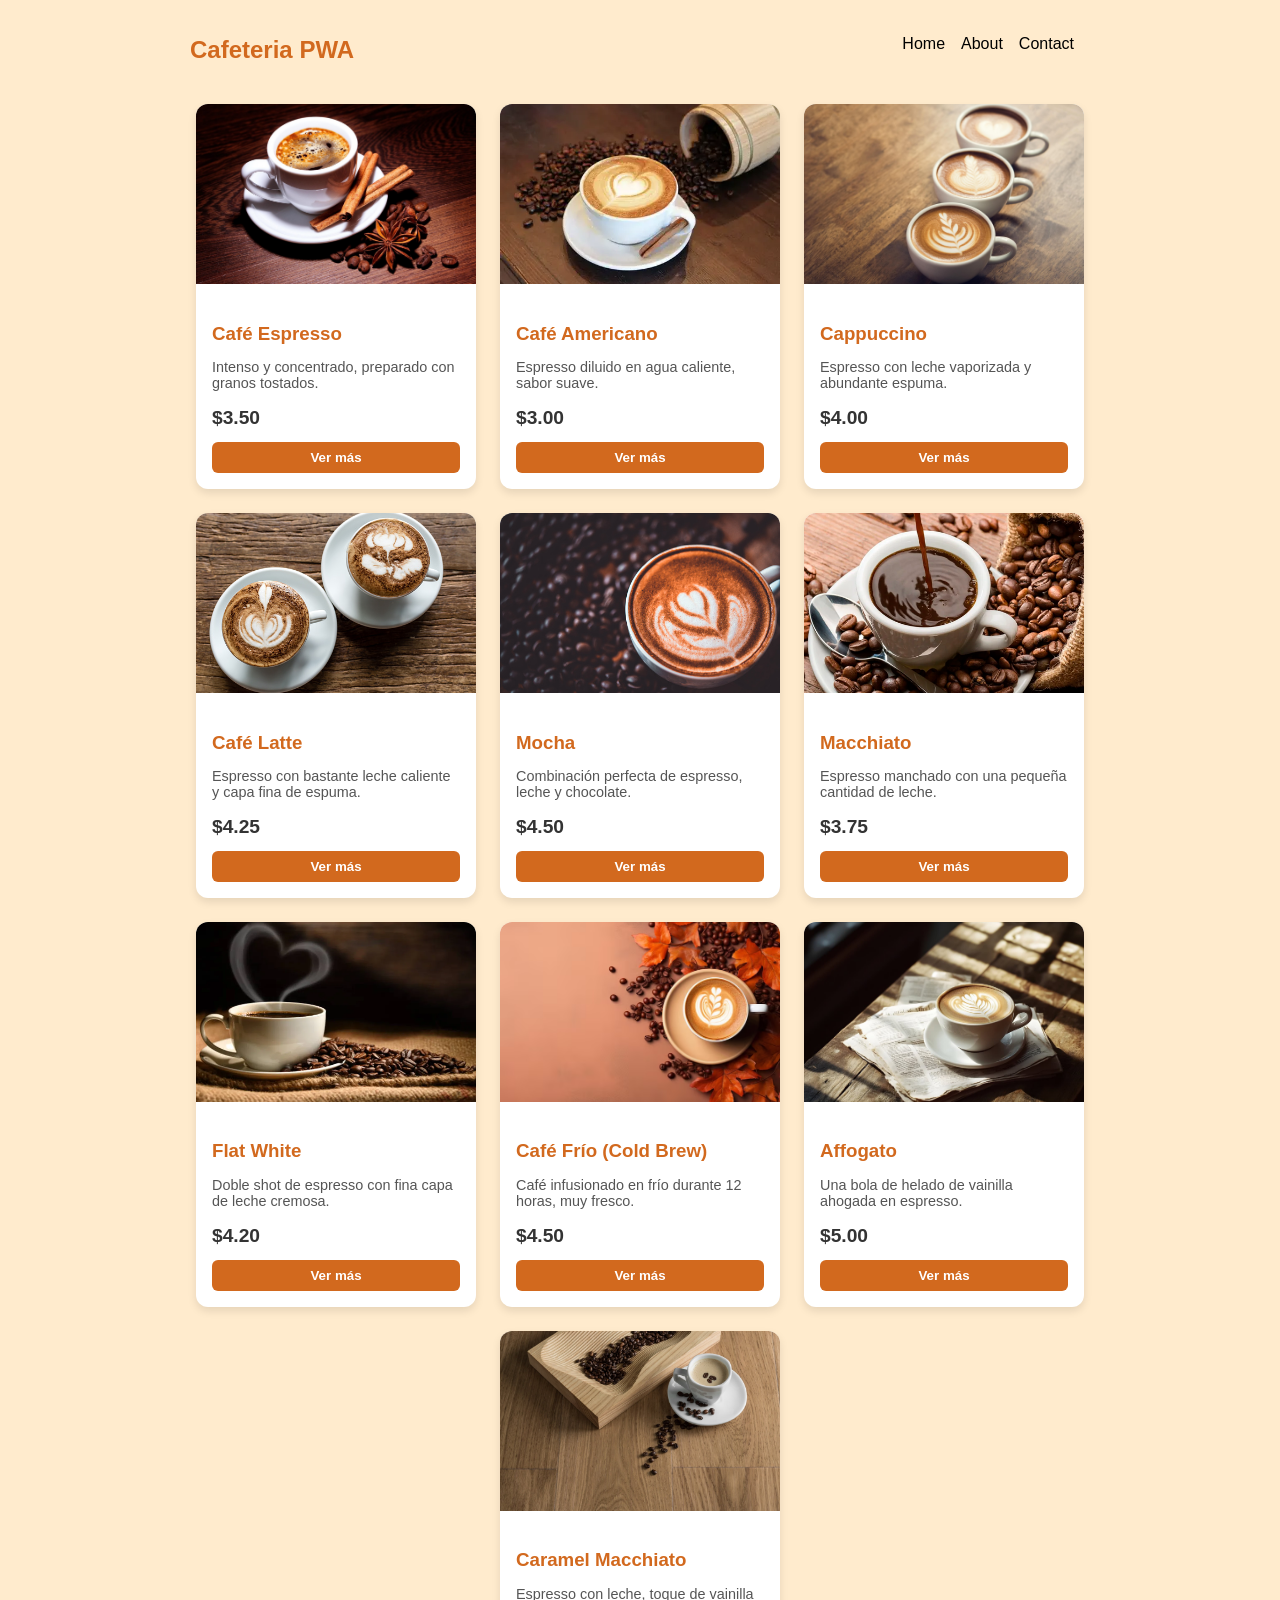
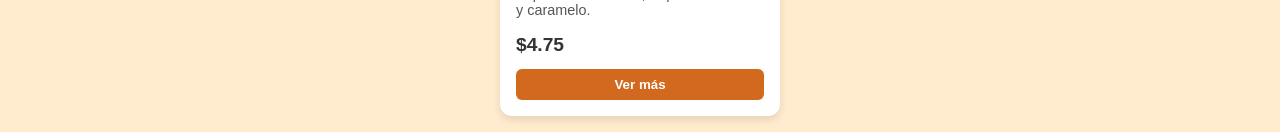
<file: index.html>
<!DOCTYPE html>
<html lang="en">

<head>
    <meta charset="UTF-8">
    <meta name="viewport" content="width=device-width, initial-scale=1.0">
    <meta http-equiv="X-UA-Compatible" content="ie=edge">
    <link rel="stylesheet" href="css/style.css">
    <link rel="manifest" href="manifest.json">

    <link rel="coffeshop-icon" href="images/icons/icon-96x96.png">
    <link rel="coffeshop-icon" href="images/icons/icon-128x128.png">
    <link rel="coffeshop-icon" href="images/icons/icon-152x152.png">
    <link rel="coffeshop-icon" href="images/icons/icon-192x192.png">
    <link rel="coffeshop-icon" href="images/icons/icon-384x384.png">
    <link rel="coffeshop-icon" href="images/icons/icon-512x512.png">

    <title>Cafeteria PWA</title>
</head>

<body>
    <main>
        <nav>
            <h1>Cafeteria PWA</h1>
            <ul>
                <li>Home</li>
                <li>About</li>
                <li>Contact</li>
            </ul>
        </nav>
        <div class="container" id="card-container"></div>
    </main>
    <script src="js/app.js"></script>
</body>

</html>
</file>
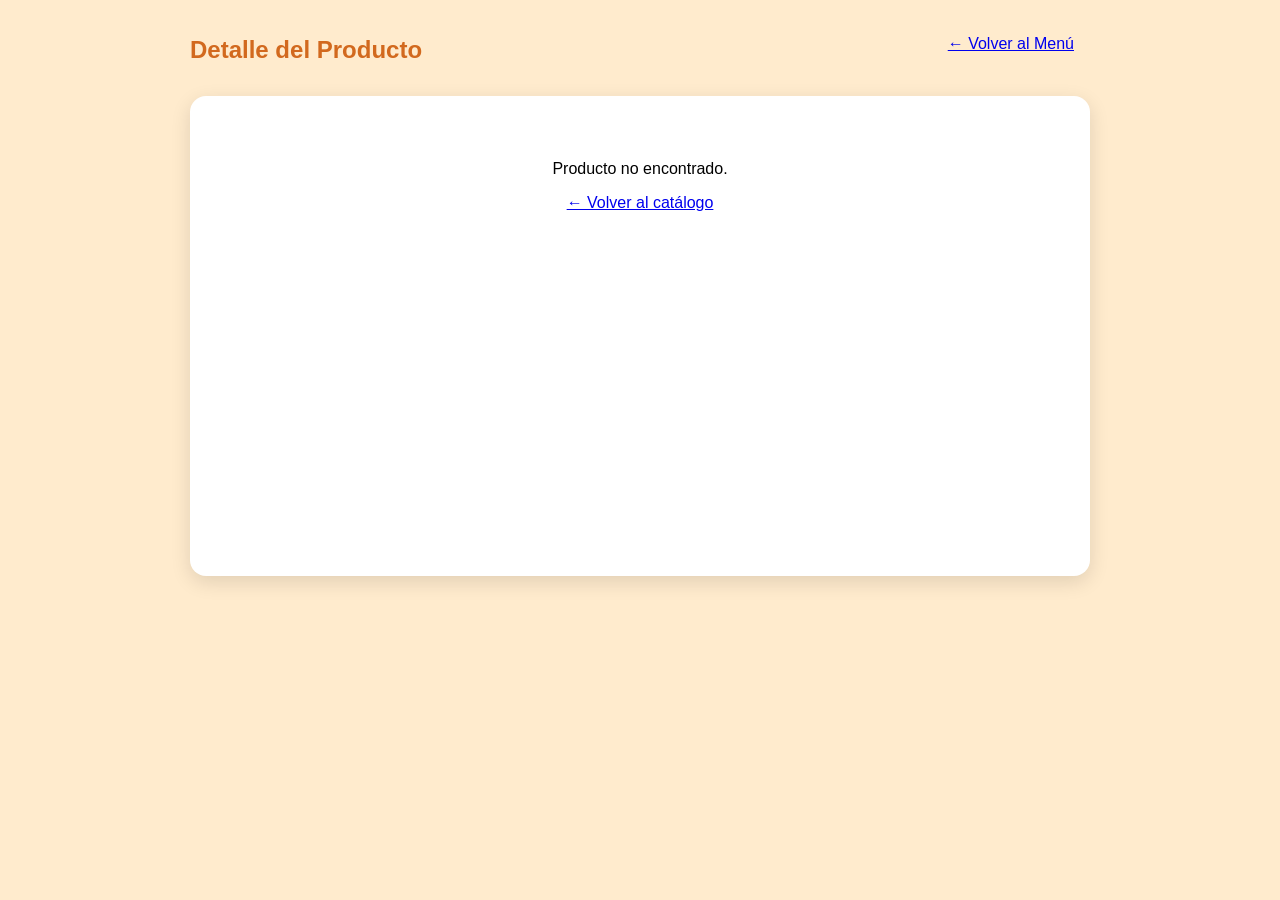
<file: detalle.html>
<!DOCTYPE html>
<html lang="es">
<head>
    <meta charset="UTF-8">
    <meta name="viewport" content="width=device-width, initial-scale=1.0">
    <title>Detalle del Café</title>
    <link rel="stylesheet" href="css/style.css">
    <link rel="stylesheet" href="css/detalle.css">
</head>
<body>
    <main>
        <nav>
            <h1>Detalle del Producto</h1>
            <ul>
                <li><a href="index.html" class="back-link">← Volver al Menú</a></li>
            </ul>
        </nav>

        <section class="detail-container" id="detail-container">
            <!-- El contenido dinámico se cargará aquí desde detalle.js -->
        </section>
    </main>

    <script src="js/detalle.js"></script>
</body>
</html>
</file>
<file: css/style.css>
root{
    margin: 0;
    padding: 0;
    box-sizing: border-box;
}

body{
    background-color:blanchedalmond;
    font-family: Nunito, sans-serif;
    font-size: 1rem;
}

main{
    max-width: 900px;
    margin:auto;
    padding:0.5rem;
    text-align:center;
}

nav{
    display:flex;
    justify-content:space-between;
    align-items:center;
}

ul{
    list-style: none;
    display: flex;
}

li{
    margin-right: 1rem;
}

h1{
    color:chocolate;
    margin-bottom: 0.5rem;
}

.container {
    display: flex;
    justify-content: center;
    flex-wrap: wrap;
    gap: 1.5rem;
    margin-top: 2rem;
}

.card {
    background-color: #ffffff;
    border-radius: 12px;
    box-shadow: 0 4px 8px rgba(0, 0, 0, 0.1);
    overflow: hidden;
    max-width: 280px;
    text-align: left;
    transition: transform 0.2s ease;
}

.card:hover {
    transform: translateY(-5px);
}

.card-img {
    width: 100%;
    height: 180px;
    object-fit: cover;
}

.card-content {
    padding: 1rem;
}

.card-content h3 {
    color: chocolate;
    margin-bottom: 0.5rem;
}

.card-content p {
    color: #555;
    font-size: 0.9rem;
    margin-bottom: 1rem;
}

.price {
    display: block;
    font-size: 1.2rem;
    font-weight: bold;
    color: #333;
    margin-bottom: 0.8rem;
}

.btn {
    width: 100%;
    padding: 0.5rem;
    background-color: chocolate;
    color: white;
    border: none;
    border-radius: 6px;
    cursor: pointer;
    font-weight: bold;
}

.btn-buy {
    font-size: 1rem;
    padding: 0.8rem;
}


.btn:hover {
    background-color: #a0522d; /* Tono de café un poco más oscuro */
}
</file>
<file: css/detalle.css>
/* Layout contenedor general */
.detail-container {
    display: flex;
    flex-direction: row;
    background-color: #ffffff;
    border-radius: 16px;
    box-shadow: 0 6px 20px rgba(0, 0, 0, 0.12);
    overflow: hidden;
    margin-top: 1.5rem;
    min-height: 480px;
}

/* Columna Izquierda: Imagen */
.detail-left {
    flex: 1;
    background-color: #f9f9f9;
}

.detail-img {
    width: 100%;
    height: 100%;
    min-height: 400px;
    object-fit: cover;
    display: block;
}

/* Columna Derecha: Información extendida */
.detail-right {
    flex: 1.2;
    padding: 2.5rem;
    display: flex;
    flex-direction: column;
    justify-content: space-between;
    text-align: left;
}

.detail-right h2 {
    color: chocolate;
    font-size: 2.2rem;
    margin-bottom: 1rem;
}

.detail-desc {
    font-size: 1rem;
    color: #444;
    line-height: 1.6;
    margin-bottom: 1.5rem;
}

/* Lista de Especificaciones / Detalle extendido */
.detail-specs {
    background-color: #fff8f0;
    border-left: 4px solid chocolate;
    padding: 1rem 1.2rem;
    border-radius: 0 8px 8px 0;
    margin-bottom: 1.8rem;
    display: flex;
    flex-direction: column;
    gap: 0.6rem;
}

.spec-item {
    font-size: 0.95rem;
    color: #555;
}

.spec-item strong {
    color: chocolate;
}

/* Pie de la tarjeta de detalle (Precio + Botón) */
.detail-footer {
    display: flex;
    align-items: center;
    justify-content: space-between;
    gap: 1rem;
    margin-top: auto;
    padding-top: 1rem;
    border-top: 1px solid #eee;
}

.detail-price {
    font-size: 2rem;
    font-weight: bold;
    color: #222;
}

.btn-buy {
    width: auto;
    padding: 0.8rem 2rem;
    font-size: 1.05rem;
}

/* Mensajes de error */
.error-msg {
    padding: 3rem;
    text-align: center;
    width: 100%;
}

/* Adaptabilidad a dispositivos móviles */
@media (max-width: 768px) {
    .detail-container {
        flex-direction: column;
    }

    .detail-img {
        min-height: 260px;
        max-height: 320px;
    }

    .detail-right {
        padding: 1.5rem;
    }

    .detail-footer {
        flex-direction: column;
        align-items: stretch;
    }

    .detail-price {
        text-align: center;
    }
}
</file>
